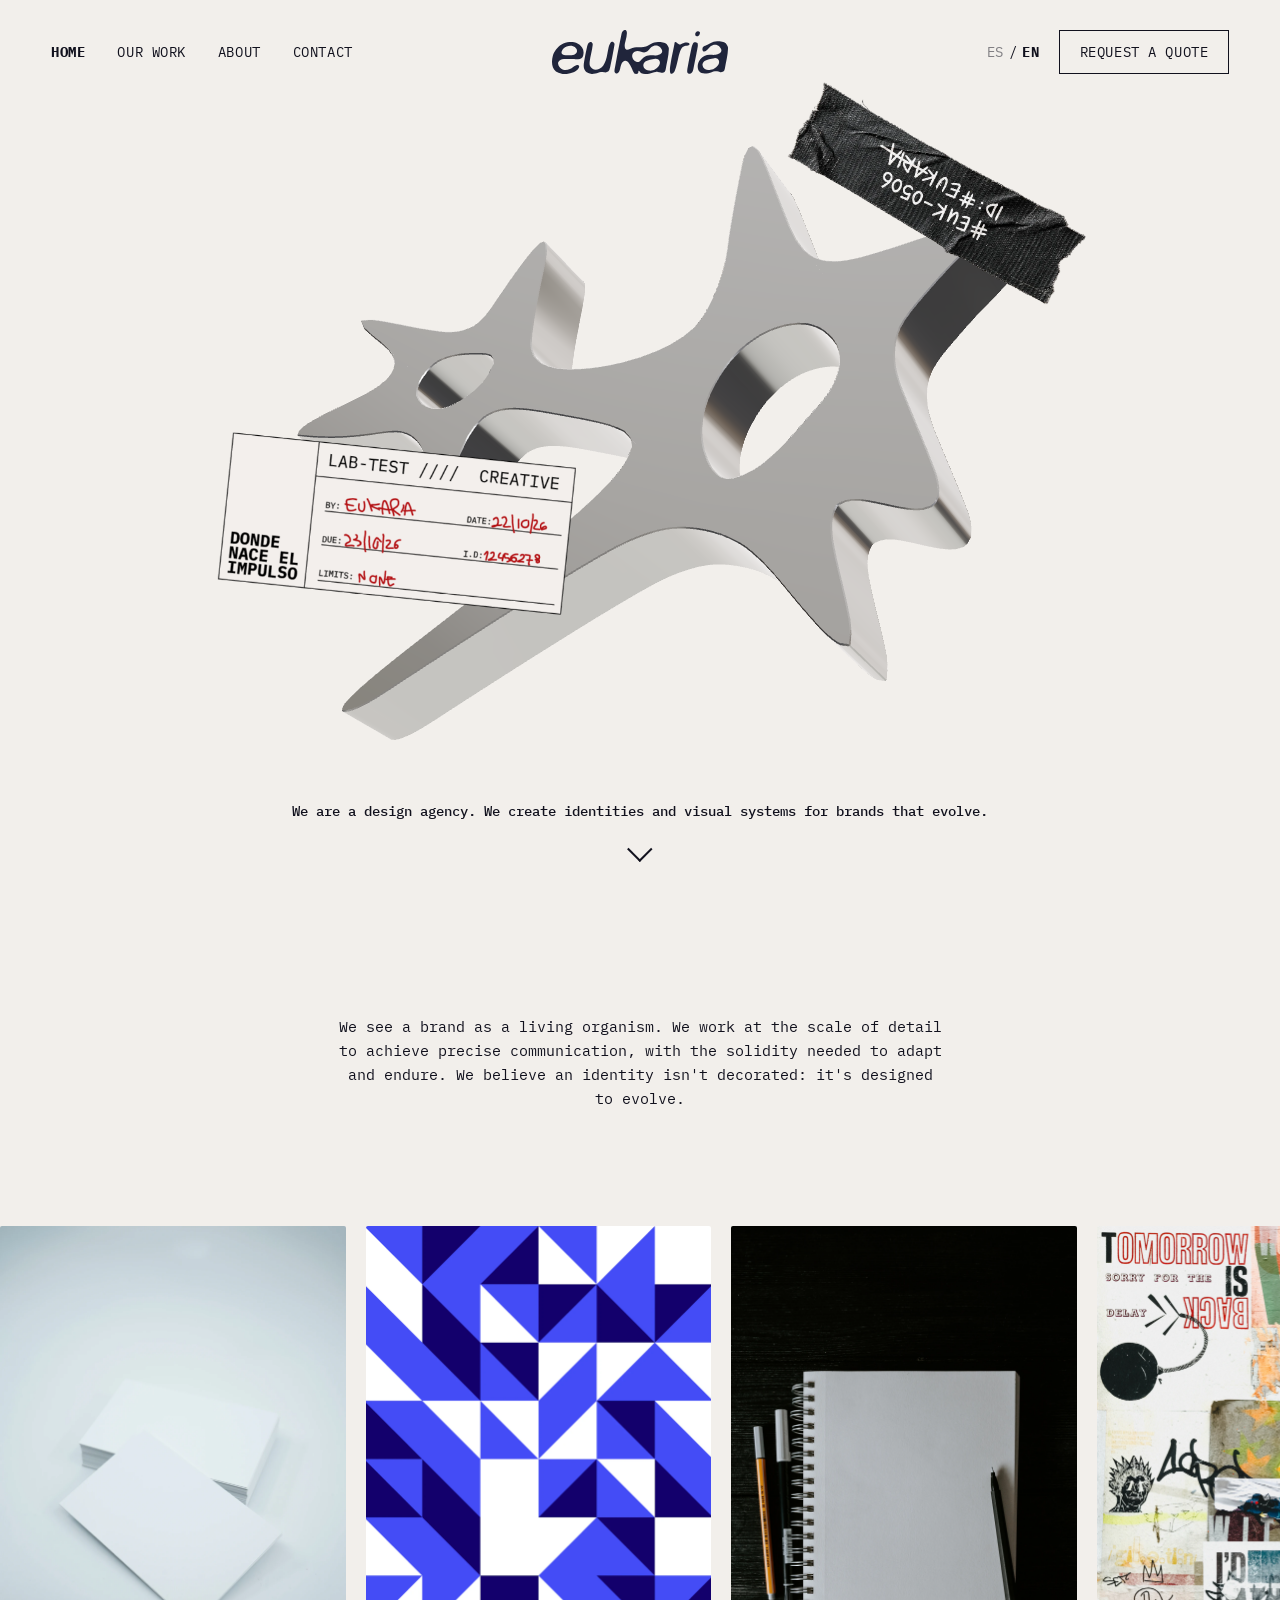
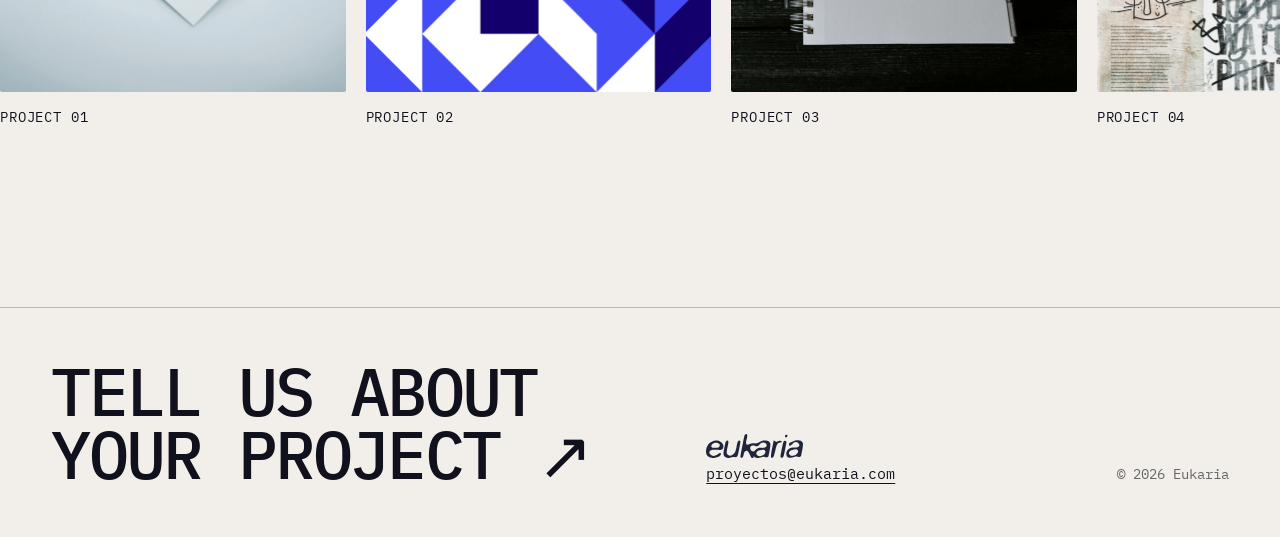
<file: index.html>
<!doctype html>
<html lang="es">
<head>
<meta charset="utf-8">
<meta name="viewport" content="width=device-width, initial-scale=1, viewport-fit=cover">
<title>Eukaria | Agencia de diseño</title>
<meta name="description" content="Eukaria es una agencia de diseño que crea identidades, estrategias y sistemas visuales desde la escala microscópica.">
<link rel="preload" href="fonts/plex-mono-400.woff2" as="font" type="font/woff2" crossorigin>
<link rel="stylesheet" href="tokens.css">
<link rel="icon" href="assets/favicon.png" type="image/png">
<meta name="theme-color" content="#f2efeb">
<link rel="stylesheet" href="style.css">
<link rel="stylesheet" href="sections.css">
<script>document.documentElement.classList.add("js")</script>
</head>
<body data-pagina="index">

<div id="tope" aria-hidden="true"></div>
<main>
  <section class="hero" id="inicio">
    <nav class="nav pad" aria-label="Principal" data-i18n-attr="aria-label:nav.label">
      <ul id="menu">
        <li><a href="index.html" class="activo" aria-current="page" data-i18n="nav.home">Home</a></li>
        <li class="solo-escritorio"><a href="index.html#work" data-i18n="nav.work">Our work</a></li>
        <li class="solo-celular"><a href="proyectos.html" data-i18n="nav.work">Our work</a></li>
        <li><a href="about.html" data-i18n="nav.about">About</a></li>
        <li><a href="contact.html" data-i18n="nav.contact">Contact</a></li>
        <li class="menu-cta"><a class="btn-out" href="contact.html" data-i18n="nav.cta">Pedir presupuesto</a></li>
      </ul>
      <a class="nav-logo" href="index.html"><img src="assets/logo.svg" alt="Eukaria" width="191" height="47"></a>
      <div class="nav-der">
        <button class="lang" type="button" aria-label="Cambiar idioma a inglés"><span data-lang="es">ES</span><span aria-hidden="true">/</span><span data-lang="en">EN</span></button>
        <button class="menu-btn" type="button" aria-expanded="false" aria-controls="menu" aria-label="Abrir menú"><span></span><span></span><span></span></button>
        <a class="btn-out" href="contact.html" data-i18n="nav.cta">Pedir presupuesto</a>
      </div>
    </nav>
    <h1 class="sr" data-i18n="index.h1">Eukaria, agencia de diseño: donde nace el impulso</h1>
    <div id="stage"></div>
    <img class="sticker" src="assets/label.png" alt="" data-i18n-attr="alt:index.etiqueta" width="566" height="288" tabindex="0" draggable="false">
    <img class="sticker cinta" src="assets/cinta.webp" alt="" data-i18n-attr="alt:index.cinta" width="1000" height="746" tabindex="0" draggable="false">
    <p class="hero-texto" data-i18n="index.hero">Somos una agencia de diseño. Creamos identidades y sistemas visuales para marcas que evolucionan.</p>
    <a class="chev" href="#intro" aria-label="Seguir bajando" data-i18n-attr="aria-label:index.chev"></a>
  </section>

  <section class="intro" id="intro">
    <div class="inner pad">
      <p class="intro-texto reveal" data-i18n="index.intro">Concebimos la marca como un organismo vivo.</p>
    </div>
  </section>

  <section class="work" id="work" aria-label="Nuestro trabajo" data-i18n-attr="aria-label:index.trabajo">
    <div class="marquee reveal">
      <ul class="pista">
        <li><button class="cover" type="button" style="--c: var(--color-indigo-900)" data-proyecto="0" data-galeria="assets/proyectos/p1-3.webp, assets/proyectos/p1-1.webp, assets/proyectos/p1-2.webp, assets/proyectos/p1-4.webp"><img src="assets/proyectos/p1-1.webp" alt="" loading="lazy" draggable="false"></button><p class="cover-nombre" data-proyecto-nombre="0"></p></li>
        <li><button class="cover" type="button" style="--c: var(--color-violet-300)" data-proyecto="1" data-galeria="assets/proyectos/p2-1.webp, assets/proyectos/p2-2.webp, assets/proyectos/p2-3.webp, assets/proyectos/p2-4.webp, assets/proyectos/p2-5.webp, assets/proyectos/p2-6.webp"><img src="assets/proyectos/p2-1.webp" alt="" loading="lazy" draggable="false"></button><p class="cover-nombre" data-proyecto-nombre="1"></p></li>
        <li><button class="cover" type="button" style="--c: var(--color-cyan-300)" data-proyecto="2" data-galeria="assets/proyectos/p3-4.webp, assets/proyectos/p3-5.webp, assets/proyectos/p3-6.webp, assets/proyectos/p3-1.webp, assets/proyectos/p3-2.webp, assets/proyectos/p3-3.webp"><img src="assets/proyectos/p3-1.webp" alt="" loading="lazy" draggable="false"></button><p class="cover-nombre" data-proyecto-nombre="2"></p></li>
        <li><button class="cover" type="button" style="--c: var(--color-blue-400)" data-proyecto="3" data-galeria="assets/proyectos/p4-1.webp, assets/proyectos/p4-2.webp, assets/proyectos/p4-3.webp, assets/proyectos/p4-4.webp, assets/proyectos/p4-5.webp, assets/proyectos/p4-6.webp"><img src="assets/proyectos/p4-1.webp" alt="" loading="lazy" draggable="false"></button><p class="cover-nombre" data-proyecto-nombre="3"></p></li>
        <li><button class="cover" type="button" style="--c: var(--color-red-600)" data-proyecto="4" data-galeria="assets/proyectos/p5-1.webp, assets/proyectos/p5-2.webp, assets/proyectos/p5-3.webp, assets/proyectos/p5-4.webp, assets/proyectos/p5-5.webp, assets/proyectos/p5-6.webp"><img src="assets/proyectos/p5-5.webp" alt="" loading="lazy" draggable="false"></button><p class="cover-nombre" data-proyecto-nombre="4"></p></li>
        <li><button class="cover" type="button" style="--c: var(--color-ink-950)" data-proyecto="5" data-galeria="assets/proyectos/p6-1.webp, assets/proyectos/p6-2.webp, assets/proyectos/p6-3.webp, assets/proyectos/p6-4.webp, assets/proyectos/p6-5.webp"><img src="assets/proyectos/p6-2.webp" alt="" loading="lazy" draggable="false"></button><p class="cover-nombre" data-proyecto-nombre="5"></p></li>
      </ul>
    </div>
  </section>
</main>

<footer class="pie">
  <div class="inner pad pie-grid">
      <a class="pie-cta" href="contact.html"><span data-i18n="pie.cta">Contanos de tu proyecto</span> <span class="flecha" aria-hidden="true">&#8599;</span></a>
    <div class="pie-datos">
      <img src="assets/logo.svg" alt="Eukaria" width="191" height="47">
      <address>
        <!-- TODO: reemplazar por el mail real del estudio (también en form.js) -->
        <a href="mailto:proyectos@eukaria.com">proyectos@eukaria.com</a>
      </address>
      <p class="copy">&copy; 2026 Eukaria</p>
    </div>
  </div>
</footer>

<dialog id="galeria" aria-label="Galería del proyecto" data-i18n-attr="aria-label:galeria.aria">
  <button class="g-cerrar" type="button" aria-label="Cerrar galería" data-i18n-attr="aria-label:galeria.cerrar"><span></span><span></span></button>
  <div class="g-contenido"></div>
</dialog>

<script src="i18n.js"></script>
<script src="hero3d.js" defer></script>
<script src="sticker.js" defer></script>
<script src="nav.js" defer></script>
<script src="reveal.js" defer></script>
<script src="galeria.js" defer></script>
</body>
</html>
</file>
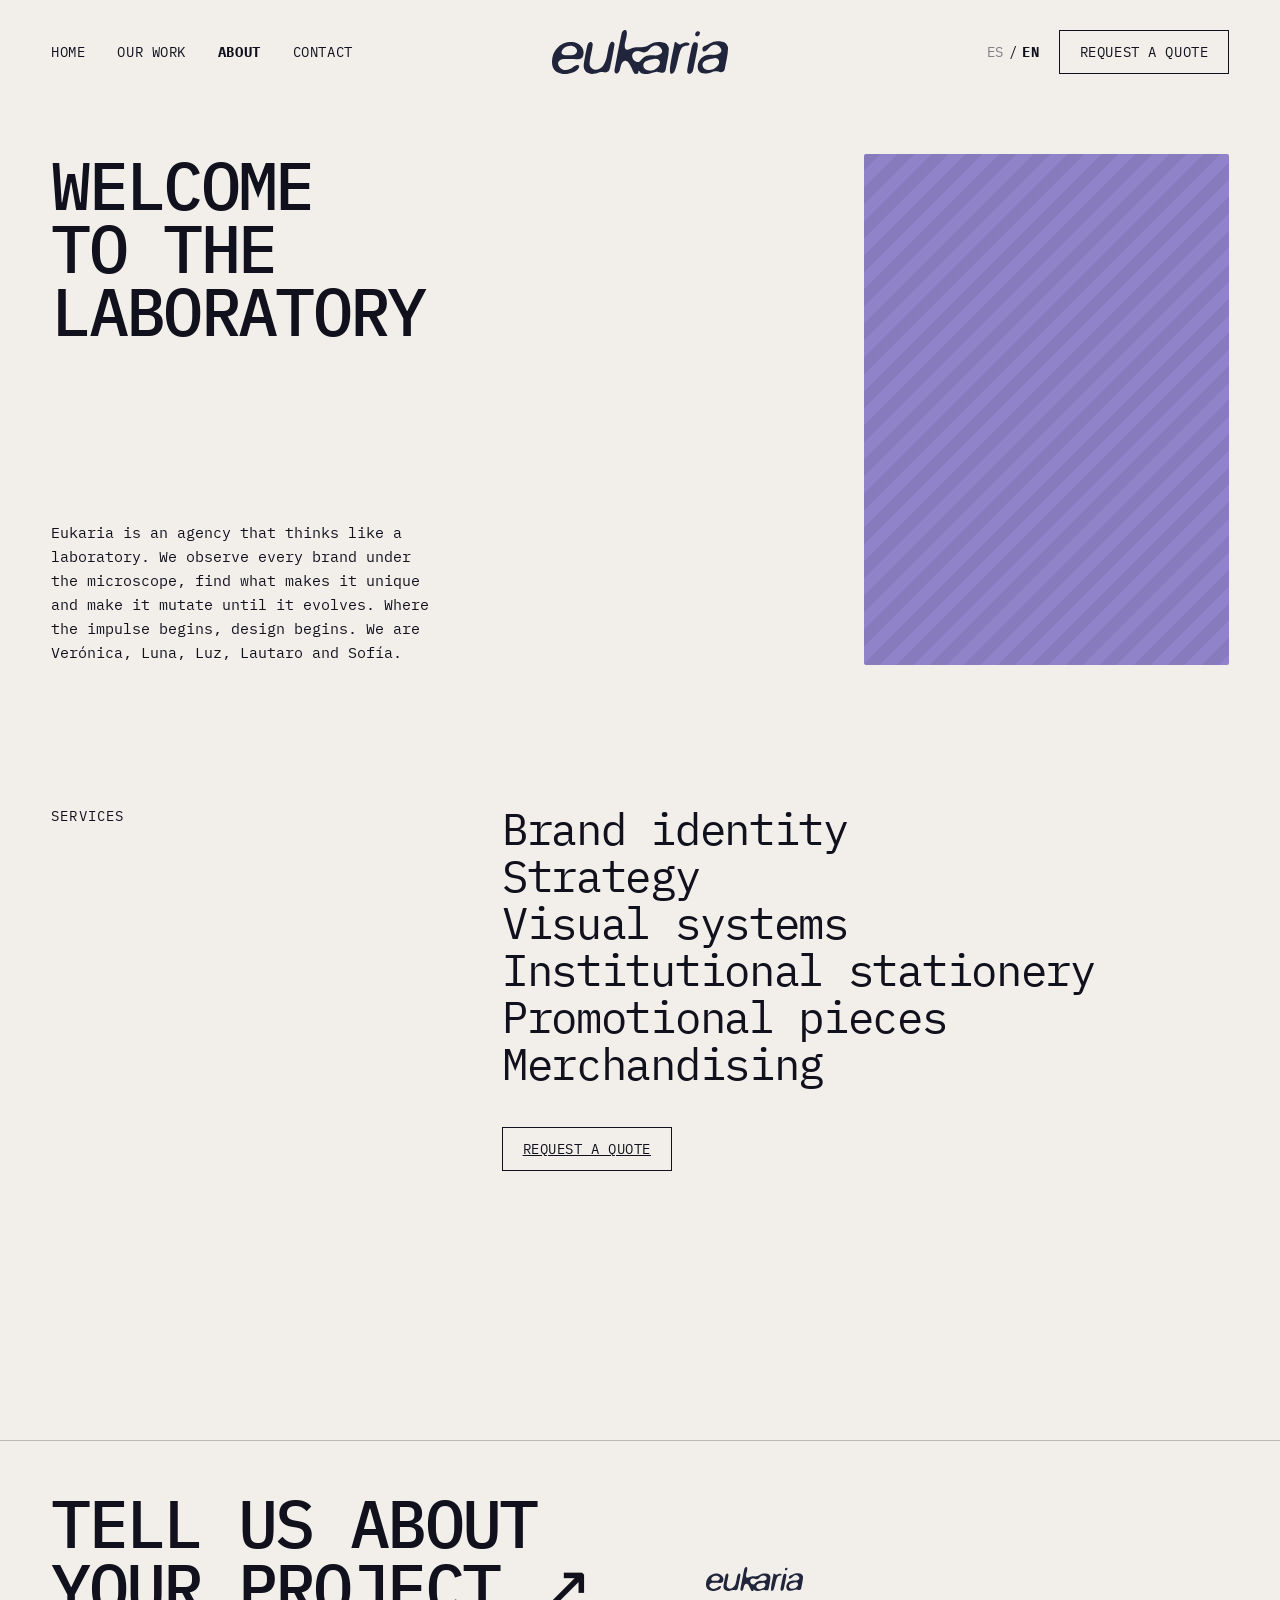
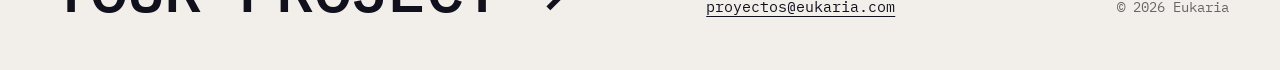
<file: about.html>
<!doctype html>
<html lang="es">
<head>
<meta charset="utf-8">
<meta name="viewport" content="width=device-width, initial-scale=1, viewport-fit=cover">
<title>Sobre nosotros | Eukaria</title>
<meta name="description" content="Bienvenidos al laboratorio de Eukaria: una agencia de diseño que piensa como un laboratorio, y los servicios que ofrece.">
<link rel="preload" href="fonts/plex-mono-400.woff2" as="font" type="font/woff2" crossorigin>
<link rel="stylesheet" href="tokens.css">
<link rel="icon" href="assets/favicon.png" type="image/png">
<meta name="theme-color" content="#f2efeb">
<link rel="stylesheet" href="style.css">
<link rel="stylesheet" href="sections.css">
<script>document.documentElement.classList.add("js")</script>
</head>
<body data-pagina="about">

<div id="tope" aria-hidden="true"></div>
    <nav class="nav pad" aria-label="Principal" data-i18n-attr="aria-label:nav.label">
      <ul id="menu">
        <li><a href="index.html" data-i18n="nav.home">Home</a></li>
        <li class="solo-escritorio"><a href="index.html#work" data-i18n="nav.work">Our work</a></li>
        <li class="solo-celular"><a href="proyectos.html" data-i18n="nav.work">Our work</a></li>
        <li><a href="about.html" class="activo" aria-current="page" data-i18n="nav.about">About</a></li>
        <li><a href="contact.html" data-i18n="nav.contact">Contact</a></li>
        <li class="menu-cta"><a class="btn-out" href="contact.html" data-i18n="nav.cta">Pedir presupuesto</a></li>
      </ul>
      <a class="nav-logo" href="index.html"><img src="assets/logo.svg" alt="Eukaria" width="191" height="47"></a>
      <div class="nav-der">
        <button class="lang" type="button" aria-label="Cambiar idioma a inglés"><span data-lang="es">ES</span><span aria-hidden="true">/</span><span data-lang="en">EN</span></button>
        <button class="menu-btn" type="button" aria-expanded="false" aria-controls="menu" aria-label="Abrir menú"><span></span><span></span><span></span></button>
        <a class="btn-out" href="contact.html" data-i18n="nav.cta">Pedir presupuesto</a>
      </div>
    </nav>

<main class="pagina">
  <section class="section about">
    <div class="inner pad">
      <div class="about-intro">
        <div class="about-izq">
          <h1 class="about-titulo"><span class="reveal" data-i18n="about.t1">Bienvenidos</span><span class="reveal" style="--d: 60ms" data-i18n="about.t2">al</span><span class="reveal" style="--d: 120ms" data-i18n="about.t3">laboratorio</span></h1>
          <p class="about-texto reveal" style="--d: 180ms" data-i18n="about.texto">Eukaria es una agencia que piensa como un laboratorio.</p>
        </div>
        <div class="about-foto reveal" style="--d: 120ms"><div class="ph" role="img" aria-label="Foto del equipo (de muestra)" data-i18n-attr="aria-label:about.foto" style="--c: var(--color-violet-300)"></div></div>
      </div>
      <div class="about-servicios">
        <p class="serv-etiqueta reveal" data-i18n="about.servicios">Servicios</p>
        <div>
          <ul class="serv-lista">
            <li class="reveal" data-i18n="serv.1">Identidad de marca</li>
            <li class="reveal" style="--d: 40ms" data-i18n="serv.2">Estrategia</li>
            <li class="reveal" style="--d: 80ms" data-i18n="serv.3">Sistemas visuales</li>
            <li class="reveal" style="--d: 120ms" data-i18n="serv.4">Papelería institucional</li>
            <li class="reveal" style="--d: 160ms" data-i18n="serv.5">Piezas promocionales</li>
            <li class="reveal" style="--d: 200ms" data-i18n="serv.6">Merchandising</li>
          </ul>
          <a class="btn-out serv-cta reveal" style="--d: 240ms" href="contact.html" data-i18n="nav.cta">Pedir presupuesto</a>
        </div>
      </div>
    </div>
  </section>
</main>

<footer class="pie">
  <div class="inner pad pie-grid">
      <a class="pie-cta" href="contact.html"><span data-i18n="pie.cta">Contanos de tu proyecto</span> <span class="flecha" aria-hidden="true">&#8599;</span></a>
    <div class="pie-datos">
      <img src="assets/logo.svg" alt="Eukaria" width="191" height="47">
      <address>
        <!-- TODO: reemplazar por el mail real del estudio (también en form.js) -->
        <a href="mailto:proyectos@eukaria.com">proyectos@eukaria.com</a>
      </address>
      <p class="copy">&copy; 2026 Eukaria</p>
    </div>
  </div>
</footer>

<script src="i18n.js"></script>
<script src="nav.js" defer></script>
<script src="reveal.js" defer></script>
</body>
</html>
</file>
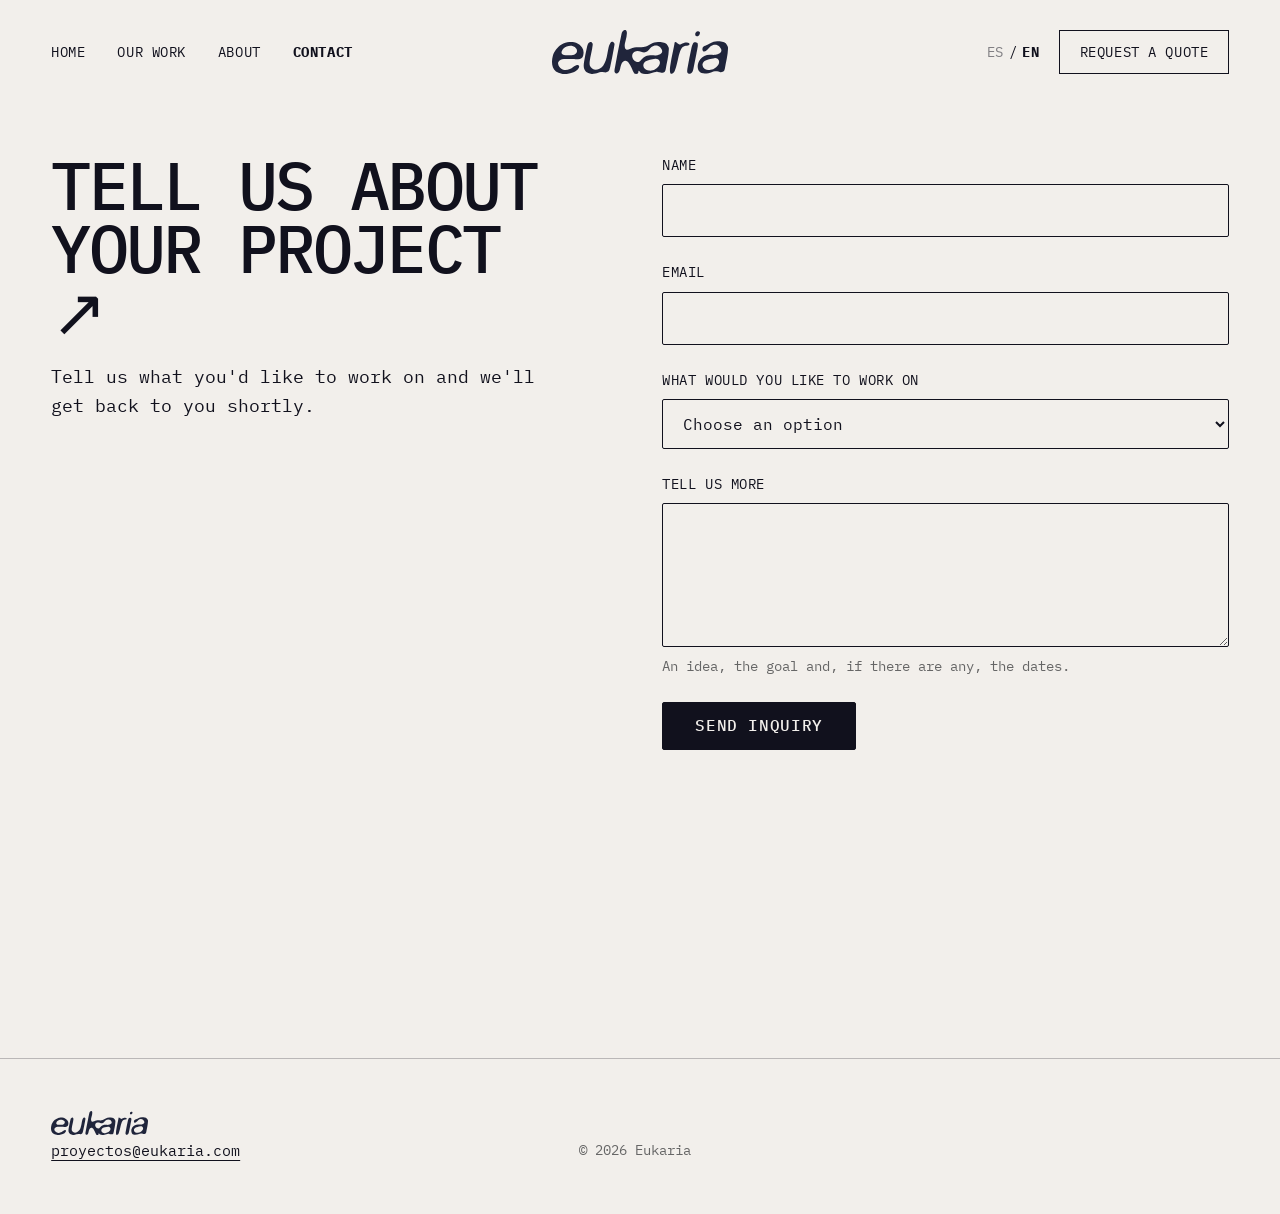
<file: contact.html>
<!doctype html>
<html lang="es">
<head>
<meta charset="utf-8">
<meta name="viewport" content="width=device-width, initial-scale=1, viewport-fit=cover">
<title>Contacto | Eukaria</title>
<meta name="description" content="Contanos de tu proyecto: identidad de marca, estrategia o sistema visual. Te respondemos a la brevedad.">
<link rel="preload" href="fonts/plex-mono-400.woff2" as="font" type="font/woff2" crossorigin>
<link rel="stylesheet" href="tokens.css">
<link rel="icon" href="assets/favicon.png" type="image/png">
<meta name="theme-color" content="#f2efeb">
<link rel="stylesheet" href="style.css">
<link rel="stylesheet" href="sections.css">
<script>document.documentElement.classList.add("js")</script>
</head>
<body data-pagina="contact">

<div id="tope" aria-hidden="true"></div>
    <nav class="nav pad" aria-label="Principal" data-i18n-attr="aria-label:nav.label">
      <ul id="menu">
        <li><a href="index.html" data-i18n="nav.home">Home</a></li>
        <li class="solo-escritorio"><a href="index.html#work" data-i18n="nav.work">Our work</a></li>
        <li class="solo-celular"><a href="proyectos.html" data-i18n="nav.work">Our work</a></li>
        <li><a href="about.html" data-i18n="nav.about">About</a></li>
        <li><a href="contact.html" class="activo" aria-current="page" data-i18n="nav.contact">Contact</a></li>
        <li class="menu-cta"><a class="btn-out" href="contact.html" data-i18n="nav.cta">Pedir presupuesto</a></li>
      </ul>
      <a class="nav-logo" href="index.html"><img src="assets/logo.svg" alt="Eukaria" width="191" height="47"></a>
      <div class="nav-der">
        <button class="lang" type="button" aria-label="Cambiar idioma a inglés"><span data-lang="es">ES</span><span aria-hidden="true">/</span><span data-lang="en">EN</span></button>
        <button class="menu-btn" type="button" aria-expanded="false" aria-controls="menu" aria-label="Abrir menú"><span></span><span></span><span></span></button>
        <a class="btn-out" href="contact.html" data-i18n="nav.cta">Pedir presupuesto</a>
      </div>
    </nav>

<main class="pagina">
  <section class="section contact">
    <div class="inner pad contact-grid">
      <div>
        <h1 class="contact-titulo reveal"><span data-i18n="contact.titulo">Contanos de tu proyecto</span> <span class="flecha" aria-hidden="true">&#8599;</span></h1>
        <p class="lead reveal" style="--d: 60ms" data-i18n="contact.lead">Contanos qué querés trabajar y te respondemos a la brevedad.</p>
      </div>
      <form id="form" class="reveal" novalidate>
        <div class="field">
          <label for="nombre" data-i18n="form.nombre">Nombre</label>
          <input id="nombre" name="nombre" type="text" autocomplete="name" required aria-describedby="nombre-error">
          <p class="error" id="nombre-error" hidden></p>
        </div>
        <div class="field">
          <label for="email" data-i18n="form.email">Email</label>
          <input id="email" name="email" type="email" autocomplete="email" required aria-describedby="email-error">
          <p class="error" id="email-error" hidden></p>
        </div>
        <div class="field">
          <label for="tipo" data-i18n="form.tipo">Qué querés trabajar</label>
          <select id="tipo" name="tipo" required aria-describedby="tipo-error">
            <option value="" data-i18n="form.opcion0">Elegí una opción</option>
            <option data-i18n="form.opcion1">Identidad de marca</option>
            <option data-i18n="form.opcion2">Estrategia</option>
            <option data-i18n="form.opcion3">Sistema visual (papelería, afiches, merchandising)</option>
            <option data-i18n="form.opcion4">Otra cosa</option>
          </select>
          <p class="error" id="tipo-error" hidden></p>
        </div>
        <div class="field">
          <label for="mensaje" data-i18n="form.mensaje">Contanos más</label>
          <textarea id="mensaje" name="mensaje" required minlength="20" aria-describedby="mensaje-help mensaje-error"></textarea>
          <p class="help" id="mensaje-help" data-i18n="form.ayuda">Una idea, el objetivo y, si las hay, las fechas.</p>
          <p class="error" id="mensaje-error" hidden></p>
        </div>
        <button class="btn-solid" type="submit" data-i18n="form.enviar">Enviar consulta</button>
        <p class="status" role="status" aria-live="polite"></p>
      </form>
    </div>
  </section>
</main>

<footer class="pie pie-simple">
  <div class="inner pad pie-grid">
    <div class="pie-datos">
      <img src="assets/logo.svg" alt="Eukaria" width="191" height="47">
      <address>
        <!-- TODO: reemplazar por el mail real del estudio (también en form.js) -->
        <a href="mailto:proyectos@eukaria.com">proyectos@eukaria.com</a>
      </address>
      <p class="copy">&copy; 2026 Eukaria</p>
    </div>
  </div>
</footer>

<script src="i18n.js"></script>
<script src="nav.js" defer></script>
<script src="reveal.js" defer></script>
<script src="form.js" defer></script>
</body>
</html>
</file>
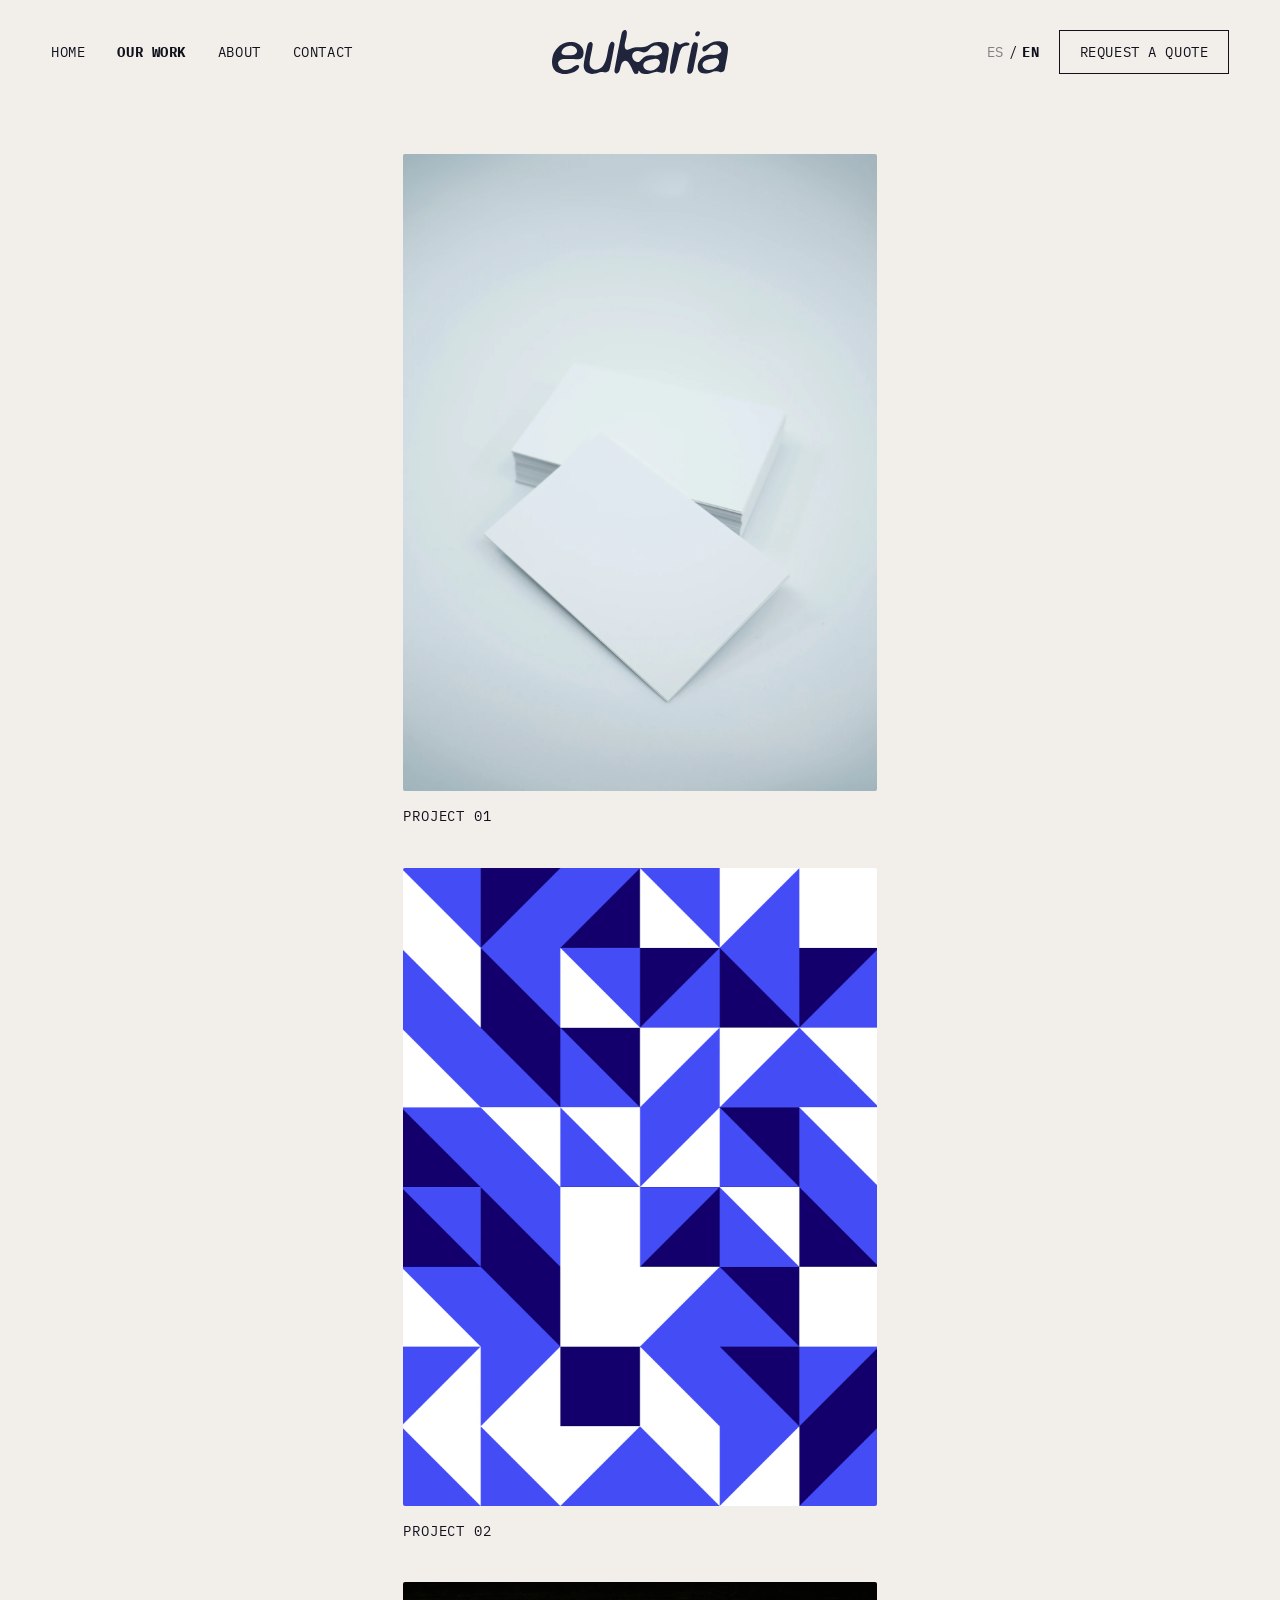
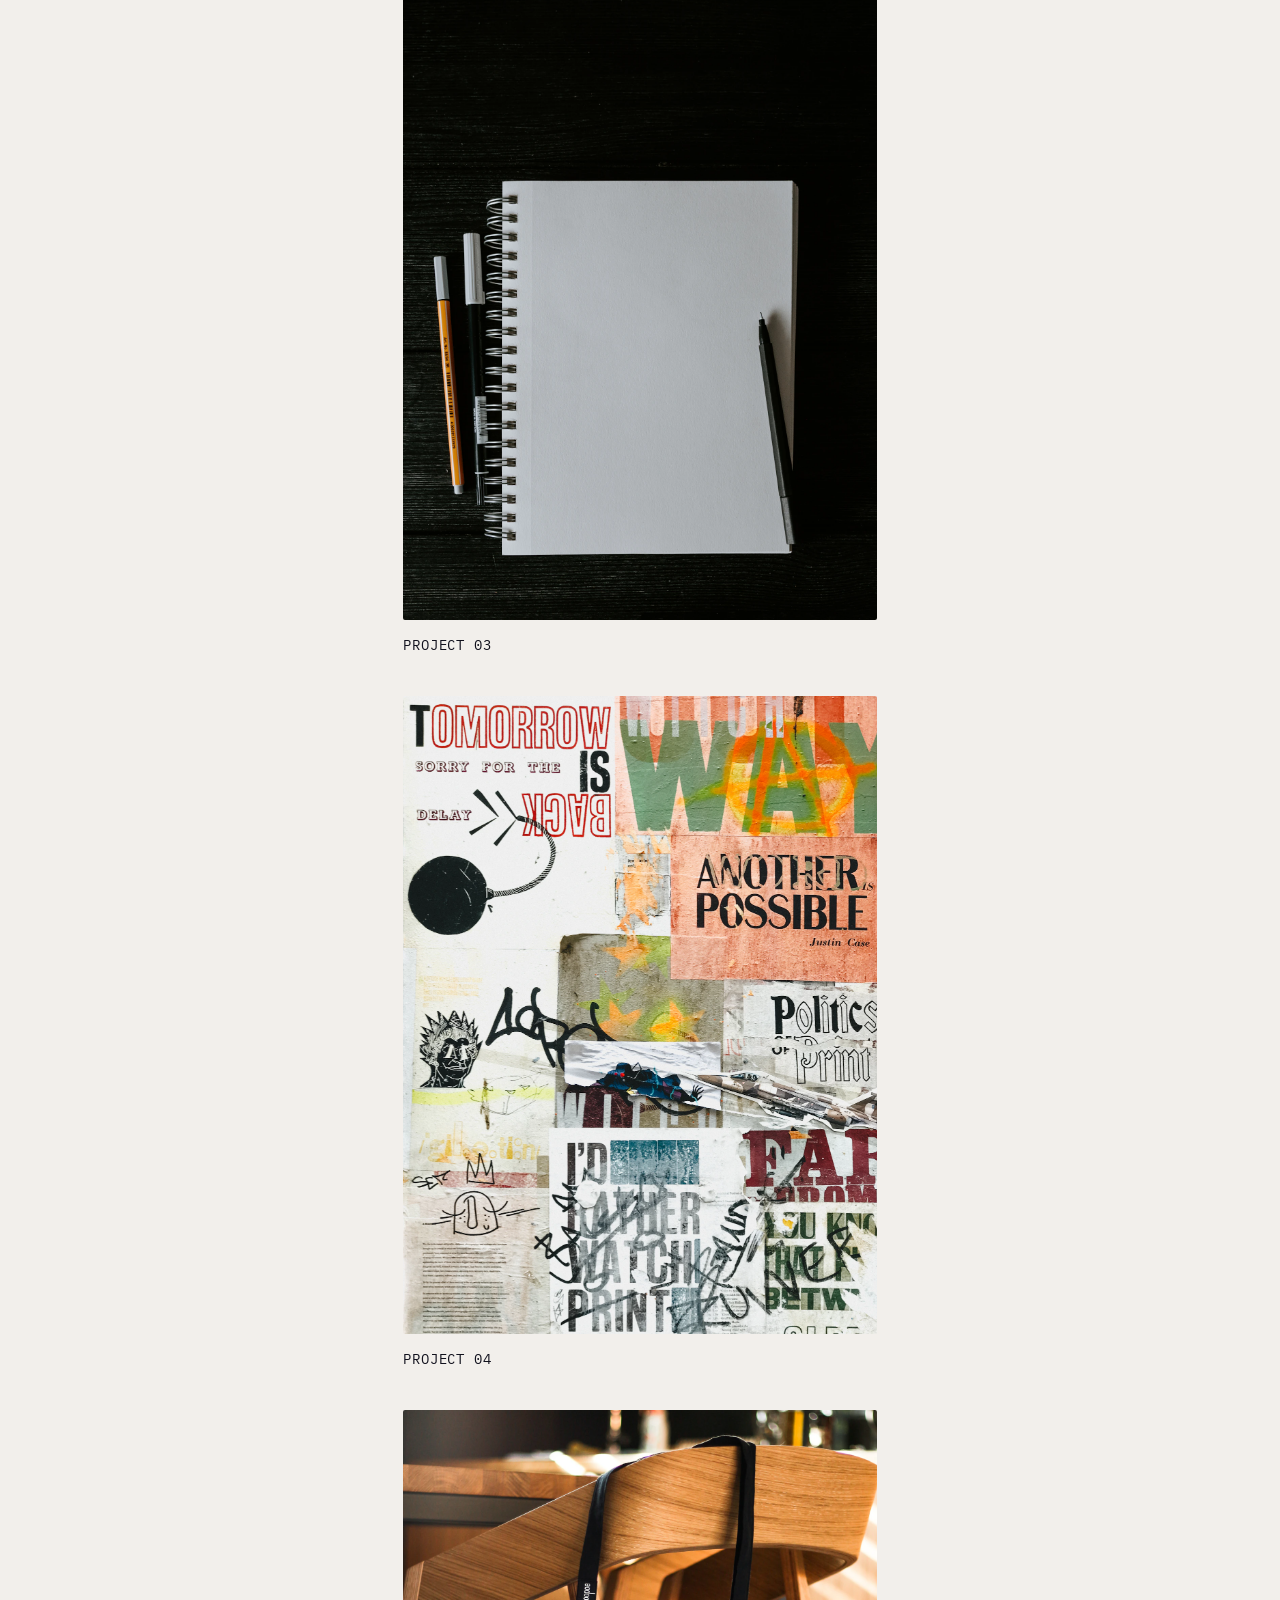
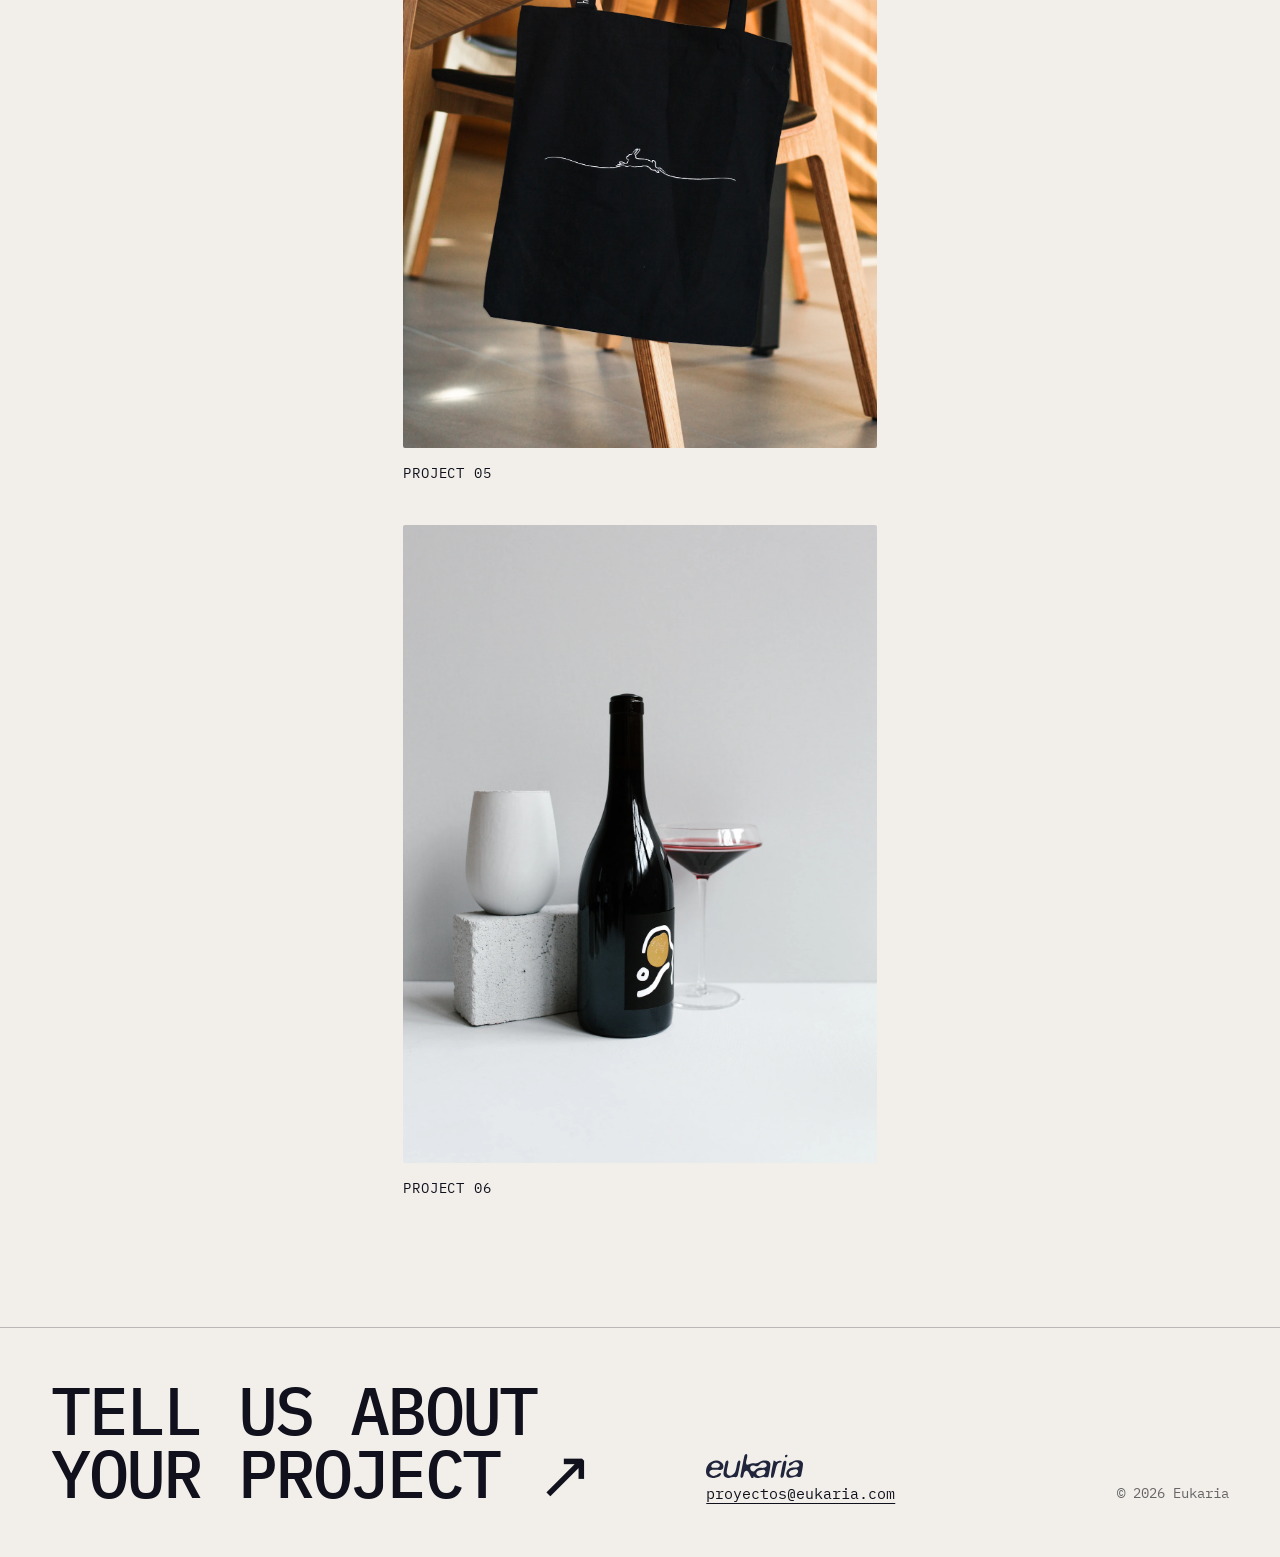
<file: proyectos.html>
<!doctype html>
<html lang="es">
<head>
<meta charset="utf-8">
<meta name="viewport" content="width=device-width, initial-scale=1, viewport-fit=cover">
<title>Nuestro trabajo | Eukaria</title>
<meta name="description" content="Proyectos de Eukaria: identidades, estrategias y sistemas visuales.">
<link rel="preload" href="fonts/plex-mono-400.woff2" as="font" type="font/woff2" crossorigin>
<link rel="stylesheet" href="tokens.css">
<link rel="icon" href="assets/favicon.png" type="image/png">
<meta name="theme-color" content="#f2efeb">
<link rel="stylesheet" href="style.css">
<link rel="stylesheet" href="sections.css">
<script>document.documentElement.classList.add("js")</script>
</head>
<body data-pagina="proyectos">

<div id="tope" aria-hidden="true"></div>
    <nav class="nav pad" aria-label="Principal" data-i18n-attr="aria-label:nav.label">
      <ul id="menu">
        <li><a href="index.html" data-i18n="nav.home">Home</a></li>
        <li class="solo-escritorio"><a href="index.html#work" class="activo" aria-current="page" data-i18n="nav.work">Our work</a></li>
        <li class="solo-celular"><a href="proyectos.html" class="activo" aria-current="page" data-i18n="nav.work">Our work</a></li>
        <li><a href="about.html" data-i18n="nav.about">About</a></li>
        <li><a href="contact.html" data-i18n="nav.contact">Contact</a></li>
        <li class="menu-cta"><a class="btn-out" href="contact.html" data-i18n="nav.cta">Pedir presupuesto</a></li>
      </ul>
      <a class="nav-logo" href="index.html"><img src="assets/logo.svg" alt="Eukaria" width="191" height="47"></a>
      <div class="nav-der">
        <button class="lang" type="button" aria-label="Cambiar idioma a inglés"><span data-lang="es">ES</span><span aria-hidden="true">/</span><span data-lang="en">EN</span></button>
        <button class="menu-btn" type="button" aria-expanded="false" aria-controls="menu" aria-label="Abrir menú"><span></span><span></span><span></span></button>
        <a class="btn-out" href="contact.html" data-i18n="nav.cta">Pedir presupuesto</a>
      </div>
    </nav>

<main class="pagina">
  <h1 class="sr" data-i18n="index.trabajo">Nuestro trabajo</h1>
  <ul class="columna">
        <li class="reveal" style="--d: 0ms"><button class="proyecto" type="button" data-abrir="0" style="--c: var(--color-indigo-900)" data-proyecto="0" data-galeria="assets/proyectos/p1-3.webp, assets/proyectos/p1-1.webp, assets/proyectos/p1-2.webp, assets/proyectos/p1-4.webp"><img src="assets/proyectos/p1-1.webp" alt="" loading="lazy" draggable="false"></button><p class="cover-nombre" data-proyecto-nombre="0"></p></li>
        <li class="reveal" style="--d: 60ms"><button class="proyecto" type="button" data-abrir="1" style="--c: var(--color-violet-300)" data-proyecto="1" data-galeria="assets/proyectos/p2-1.webp, assets/proyectos/p2-2.webp, assets/proyectos/p2-3.webp, assets/proyectos/p2-4.webp, assets/proyectos/p2-5.webp, assets/proyectos/p2-6.webp"><img src="assets/proyectos/p2-1.webp" alt="" loading="lazy" draggable="false"></button><p class="cover-nombre" data-proyecto-nombre="1"></p></li>
        <li class="reveal" style="--d: 120ms"><button class="proyecto" type="button" data-abrir="2" style="--c: var(--color-cyan-300)" data-proyecto="2" data-galeria="assets/proyectos/p3-4.webp, assets/proyectos/p3-5.webp, assets/proyectos/p3-6.webp, assets/proyectos/p3-1.webp, assets/proyectos/p3-2.webp, assets/proyectos/p3-3.webp"><img src="assets/proyectos/p3-1.webp" alt="" loading="lazy" draggable="false"></button><p class="cover-nombre" data-proyecto-nombre="2"></p></li>
        <li class="reveal" style="--d: 180ms"><button class="proyecto" type="button" data-abrir="3" style="--c: var(--color-blue-400)" data-proyecto="3" data-galeria="assets/proyectos/p4-1.webp, assets/proyectos/p4-2.webp, assets/proyectos/p4-3.webp, assets/proyectos/p4-4.webp, assets/proyectos/p4-5.webp, assets/proyectos/p4-6.webp"><img src="assets/proyectos/p4-1.webp" alt="" loading="lazy" draggable="false"></button><p class="cover-nombre" data-proyecto-nombre="3"></p></li>
        <li class="reveal" style="--d: 180ms"><button class="proyecto" type="button" data-abrir="4" style="--c: var(--color-red-600)" data-proyecto="4" data-galeria="assets/proyectos/p5-1.webp, assets/proyectos/p5-2.webp, assets/proyectos/p5-3.webp, assets/proyectos/p5-4.webp, assets/proyectos/p5-5.webp, assets/proyectos/p5-6.webp"><img src="assets/proyectos/p5-5.webp" alt="" loading="lazy" draggable="false"></button><p class="cover-nombre" data-proyecto-nombre="4"></p></li>
        <li class="reveal" style="--d: 180ms"><button class="proyecto" type="button" data-abrir="5" style="--c: var(--color-ink-950)" data-proyecto="5" data-galeria="assets/proyectos/p6-1.webp, assets/proyectos/p6-2.webp, assets/proyectos/p6-3.webp, assets/proyectos/p6-4.webp, assets/proyectos/p6-5.webp"><img src="assets/proyectos/p6-2.webp" alt="" loading="lazy" draggable="false"></button><p class="cover-nombre" data-proyecto-nombre="5"></p></li>
  </ul>
</main>

<footer class="pie">
  <div class="inner pad pie-grid">
      <a class="pie-cta" href="contact.html"><span data-i18n="pie.cta">Contanos de tu proyecto</span> <span class="flecha" aria-hidden="true">&#8599;</span></a>
    <div class="pie-datos">
      <img src="assets/logo.svg" alt="Eukaria" width="191" height="47">
      <address>
        <!-- TODO: reemplazar por el mail real del estudio (también en form.js) -->
        <a href="mailto:proyectos@eukaria.com">proyectos@eukaria.com</a>
      </address>
      <p class="copy">&copy; 2026 Eukaria</p>
    </div>
  </div>
</footer>

<dialog id="galeria" aria-label="Galería del proyecto" data-i18n-attr="aria-label:galeria.aria">
  <button class="g-cerrar" type="button" aria-label="Cerrar galería" data-i18n-attr="aria-label:galeria.cerrar"><span></span><span></span></button>
  <div class="g-contenido"></div>
</dialog>

<script src="i18n.js"></script>
<script src="nav.js" defer></script>
<script src="reveal.js" defer></script>
<script src="galeria.js" defer></script>
</body>
</html>
</file>
<file: tokens.css>
/* Eukaria — design tokens (fuente: Manual de Marca 2026.00) */

/* === PRIMITIVES === */
:root {
  /* Color: rojo de marca (#c8161a, manual p.11) + escala de grises (p.13) */
  --color-red-600: #c8161a;
  /* Resto de la paleta: muestreada de la p.12 del PDF (el manual rotula todos con el hex del rojo por error) */
  --color-cyan-300: #85d6d6;
  --color-blue-400: #57b0e3;
  --color-indigo-900: #372766;
  --color-violet-300: #9083c9;
  --color-blush-100: #f5e7e3;
  --color-ink-950: #11111d;
  --color-paper: #f2efeb; /* fondo del hero (mockup) */
  --color-cream-100: #efe8e1; /* fondo de las láminas del manual */
  --color-white: #ffffff;
  --color-black: #000000;
  --color-gray-90: #1a1a1a;
  --color-gray-80: #333333;
  --color-gray-70: #4d4d4d;
  --color-gray-60: #666666;
  --color-gray-50: #808080;
  --color-gray-40: #999999;
  --color-gray-30: #b3b3b3;
  --color-gray-20: #cccccc;

  /* Tipografía: primaria IBM Plex Mono; secundaria Gaussian Blur Italic (logo/acentos) */
  --font-mono: "IBM Plex Mono", ui-monospace, monospace;
  --font-accent: "Gaussian Blur Italic", "IBM Plex Mono", serif; /* ponytail: fuente sin web-font aún, sumar @font-face con el archivo */
  --font-size-xs: 0.75rem;
  --font-size-sm: 0.875rem;
  --font-size-base: 1rem;
  --font-size-lg: 1.25rem;
  --font-size-xl: 2rem;
  --font-size-2xl: 3.5rem;

  /* Spacing (base 4px) */
  --space-1: 0.25rem;
  --space-2: 0.5rem;
  --space-4: 1rem;
  --space-6: 1.5rem;
  --space-8: 2rem;
  --space-16: 4rem;
  --space-32: 8rem;

  /* Radio: estética de laboratorio, esquinas casi rectas */
  --radius-sm: 2px;
  --radius-default: 4px;

  --ease-out: cubic-bezier(0.23, 1, 0.32, 1);
  --ease-in-out: cubic-bezier(0.77, 0, 0.175, 1); /* movimiento en pantalla (del portfolio) */
  --ease-spring: cubic-bezier(0.22, 1, 0.36, 1);
  --duration-fast: 150ms;
  --duration-normal: 300ms;
}

/* === SEMANTIC === */
:root {
  --color-background: var(--color-ink-950);
  --color-foreground: var(--color-blush-100);
  --color-primary: var(--color-red-600);
  --color-primary-foreground: var(--color-white);
  --color-accent-cool: var(--color-cyan-300);
  --color-accent-deep: var(--color-indigo-900);
  --color-accent-soft: var(--color-violet-300);
  --color-muted: var(--color-gray-90);
  --color-muted-foreground: var(--color-gray-40);
  --color-border: var(--color-gray-80);

  --font-body: var(--font-mono);
  --font-heading: var(--font-mono);
  --spacing-section: var(--space-32);
  --spacing-component: var(--space-6);
}

/* Variante clara (positivo en tinta plana, manual p.12) */
[data-theme="light"] {
  --color-background: var(--color-cream-100);
  --color-foreground: var(--color-ink-950);
  --color-muted: var(--color-blush-100);
  --color-muted-foreground: var(--color-gray-60);
  --color-border: var(--color-gray-20);
}

/* === COMPONENTS === */
:root {
  --button-bg: var(--color-primary);
  --button-fg: var(--color-primary-foreground);
  --button-hover-bg: var(--color-foreground);
  --button-hover-fg: var(--color-background);
  --button-padding-x: var(--space-6);
  --button-padding-y: var(--space-2);
  --button-radius: var(--radius-sm);

  --card-bg: var(--color-muted);
  --card-border: var(--color-border);
  --card-padding: var(--space-6);
  --card-radius: var(--radius-default);
}
</file>
<file: style.css>
@font-face { font-family: "IBM Plex Mono"; font-weight: 400; font-display: swap; src: url(fonts/plex-mono-400.woff2) format("woff2"); }
@font-face { font-family: "IBM Plex Mono"; font-weight: 500; font-display: swap; src: url(fonts/plex-mono-500.woff2) format("woff2"); }
@font-face { font-family: "IBM Plex Mono"; font-weight: 700; font-display: swap; src: url(fonts/plex-mono-700.woff2) format("woff2"); }

*, *::before, *::after { box-sizing: border-box; margin: 0; }
@media (prefers-reduced-motion: no-preference) { html { scroll-behavior: smooth; } }
body { background: var(--color-paper); color: var(--color-ink-950); font: 400 1rem/1.6 var(--font-body); -webkit-font-smoothing: antialiased; overflow-x: clip; }
img { display: block; max-width: 100%; }
a { color: inherit; }
:focus-visible { outline: 3px solid var(--color-indigo-900); outline-offset: 3px; }

.pad { padding-inline: clamp(1rem, 4vw, 4rem); }
#tope { position: absolute; top: 0; left: 0; width: 1px; height: 40px; pointer-events: none; }
.sr { position: absolute; width: 1px; height: 1px; overflow: hidden; clip-path: inset(50%); white-space: nowrap; }

/* ---- animaciones del portfolio: entrada de la página (fundido + subida corta) ---- */
@keyframes pagina-entra { from { opacity: 0; transform: translateY(10px); } }
@keyframes img-aparece { from { opacity: 0; } to { opacity: 1; } }

/* ============================
   HERO: menú + logo 3D + etiqueta arrastrable
============================ */
.hero { --zona-texto: 8rem; /* franja de abajo reservada para el texto y la flecha */ position: relative; min-height: max(100svh, 34rem); overflow: hidden; touch-action: pan-y; }
.nav { position: fixed; inset: 0 0 auto 0; z-index: 10; height: 6.5rem; display: grid; grid-template-columns: 1fr auto 1fr; align-items: center; gap: 1rem; font-size: clamp(.875rem, 1.05vw, 1.1rem); letter-spacing: .04em; text-transform: uppercase; }
.nav ul { display: flex; gap: clamp(1rem, 2.5vw, 2.5rem); list-style: none; padding: 0; }
.nav a { text-decoration: none; }
.nav ul a { display: inline-flex; align-items: center; min-height: 2.75rem; font-weight: 400; }
.nav ul a.activo { font-weight: 700; } /* la sección donde estás va en bold (lo marca nav.js) */
@media (hover: hover) and (pointer: fine) {
  .nav ul a:hover { text-decoration: underline; text-underline-offset: .4em; }
}
.nav-logo img { height: clamp(1.75rem, 3.4vw, 3.4rem); width: auto; }

/* botón: al presionarlo se achica apenas (igual que los botones del portfolio) */
.btn-out { justify-self: end; display: inline-flex; align-items: center; min-height: 2.75rem; border: 1px solid currentColor; padding: 0 1.4em; white-space: nowrap; transition: background var(--duration-fast), color var(--duration-fast), scale 160ms var(--ease-out); }
@media (hover: hover) and (pointer: fine) {
  .btn-out:hover { background: var(--color-ink-950); color: var(--color-paper); }
}
.btn-out:active { scale: .97; }

/* los elementos del menú entran con fundido + subida corta al cargar */
@media (prefers-reduced-motion: no-preference) {
  .nav-logo, .nav-der { animation: pagina-entra .28s var(--ease-spring) .05s both; }
}

/* al bajar, la barra se vuelve sólida del color de la página y se desvanece hacia abajo, sin corte
   (nav.js agrega .con-fondo). Sólido a la altura de la barra; después el degradé baja suave */
.nav { --barra: 6.5rem; --fade: 3.5rem; }
.nav::after { content: ""; position: absolute; inset: 0 0 auto 0; height: calc(var(--barra) + var(--fade)); z-index: -1; pointer-events: none; opacity: 0; transition: opacity .25s ease;
  background: linear-gradient(to bottom,
    rgb(242 239 235 / 1) 0, rgb(242 239 235 / 1) var(--barra),
    rgb(242 239 235 / .95) calc(var(--barra) + var(--fade) * .12),
    rgb(242 239 235 / .8) calc(var(--barra) + var(--fade) * .26),
    rgb(242 239 235 / .6) calc(var(--barra) + var(--fade) * .4),
    rgb(242 239 235 / .4) calc(var(--barra) + var(--fade) * .54),
    rgb(242 239 235 / .23) calc(var(--barra) + var(--fade) * .67),
    rgb(242 239 235 / .1) calc(var(--barra) + var(--fade) * .8),
    rgb(242 239 235 / .03) calc(var(--barra) + var(--fade) * .91),
    rgb(242 239 235 / 0) calc(var(--barra) + var(--fade))); }
.nav.con-fondo::after { opacity: 1; }
@media (prefers-reduced-motion: reduce) { .nav::after { transition: none; } }
@media (min-width: 900px) and (prefers-reduced-motion: no-preference) { .nav > ul { animation: pagina-entra .28s var(--ease-spring) .05s both; } }

/* texto del hero: justo debajo del logo 3D, centrado, visible sin hacer scroll */
.hero-texto { position: absolute; z-index: 2; left: 50%; bottom: 4.9rem; width: min(52rem, calc(100% - 2rem)); translate: -50% 0; text-align: center; font-size: .875rem; font-weight: 500; line-height: 1.5; pointer-events: none; }
@media (prefers-reduced-motion: no-preference) { .hero-texto { animation: pagina-entra .28s var(--ease-spring) .35s both; } }
@media (max-width: 899px) { .hero-texto { bottom: 5.75rem; font-size: .875rem; } }

/* flecha de scroll (mockup): chevron dibujado con CSS, abajo al centro */
.chev { position: absolute; z-index: 2; left: 50%; bottom: 1.5rem; width: 3rem; height: 3rem; margin-left: -1.5rem; display: grid; place-items: center; }
.chev::before { content: ""; width: 1.1rem; height: 1.1rem; border: solid currentColor; border-width: 0 2px 2px 0; transform: rotate(45deg) translate(-2px, -2px); }
@media (prefers-reduced-motion: no-preference) {
  .chev::before { animation: rebota 1.6s ease-in-out infinite; }
  @keyframes rebota { 50% { transform: rotate(45deg) translate(2px, 2px); } }
}

/* ---- logo 3D: se agarra y se gira; touch-action deja pasar el scroll vertical en el celular ---- */
#stage { position: absolute; inset: 0; z-index: 1; pointer-events: none; } /* el lienzo ocupa todo el hero para que el logo no se corte al girar */
#stage canvas { display: block; width: 100%; height: 100%; opacity: 0; transition: opacity 700ms var(--ease-out); }
#stage.listo canvas { opacity: 1; }
.hero.sobre-logo { cursor: grab; }
.hero.agarrando { cursor: grabbing; user-select: none; }
@media (prefers-reduced-motion: reduce) { #stage canvas { transition: none; } }

/* ---- etiqueta arrastrable (comportamiento en sticker.js, adaptado del portfolio) ---- */
.sticker { position: absolute; z-index: 2; left: 17%; top: calc((100% - var(--zona-texto)) * .56); width: max(min(28vw, 52dvh), 11rem); height: auto; max-width: none; cursor: default; touch-action: none; user-select: none; -webkit-user-drag: none; transition: transform .6s var(--ease-spring), scale 200ms var(--ease-out); animation: img-aparece 300ms var(--ease-out), balanceo 5.2s ease-in-out infinite alternate; }
/* al agarrarla se "levanta" apenas; mientras arrastrás, la inclinación responde sin demora */
.sticker.is-dragging { z-index: 4; scale: 1.03; transition: scale 150ms var(--ease-out); animation-play-state: paused; }
@keyframes balanceo { from { rotate: -1.5deg; } to { rotate: 1.5deg; } }

/* ============================
   TELÉFONO (< 900px): barra con logo + hamburguesa, y el menú a pantalla completa
   (mismo sistema que el portfolio)
============================ */
.menu-btn, .menu-cta { display: none; }

@media (max-width: 899px) {
  :root { --m-bar: 4.5rem; }

  .nav { height: var(--m-bar); grid-template-columns: 1fr auto; }
  .nav-der .btn-out { display: none; } /* el botón vive abajo, dentro del menú */
  .nav-logo, .nav-der { position: relative; z-index: 3; }

  .nav { --barra: var(--m-bar); }

  /* hamburguesa: 3 rayitas que se convierten en X al abrir */
  .menu-btn { display: flex; flex-direction: column; justify-content: center; gap: 6px; justify-self: end; width: 2.75rem; height: 2.75rem; padding: 0 .5rem; margin-right: -.5rem; border: 0; background: none; color: inherit; cursor: pointer; }
  .menu-btn span { display: block; width: 100%; height: 2px; background: currentColor; transition: transform 200ms var(--ease-out), opacity 150ms var(--ease-out); }
  body.menu-open .menu-btn span:nth-child(1) { transform: translateY(8px) rotate(45deg); }
  body.menu-open .menu-btn span:nth-child(2) { opacity: 0; }
  body.menu-open .menu-btn span:nth-child(3) { transform: translateY(-8px) rotate(-45deg); }

  /* menú a pantalla completa: fundido + baja apenas */
  .nav > ul { position: fixed; inset: 0; z-index: 2; display: flex; flex-direction: column; justify-content: flex-start; gap: 0; padding: calc(var(--m-bar) + 2rem) 1.2rem 8rem; background: var(--color-paper); overflow-y: auto;
    opacity: 0; visibility: hidden; transform: translateY(-.6rem); transition: opacity .25s ease, transform .25s ease, visibility 0s linear .25s; }
  body.menu-open { overflow: hidden; }
  body.menu-open .nav > ul { opacity: 1; visibility: visible; transform: none; transition: opacity .25s ease, transform .25s ease, visibility 0s; }
  .nav ul a { width: 100%; min-height: 3.25rem; font-size: 2rem; line-height: 1.2; transition: scale 160ms var(--ease-out); }
  .nav ul a:active { scale: .97; transform-origin: left center; }

  /* al abrir, los textos bajan en cascada (se reinicia cada vez que abrís el menú) */
  body.menu-open .nav > ul > li:not(.menu-cta) { animation: menu-texto-baja 300ms var(--ease-out) both; }
  body.menu-open .nav > ul > li:nth-child(1) { animation-delay: 0s; }
  body.menu-open .nav > ul > li:nth-child(3) { animation-delay: .04s; }
  body.menu-open .nav > ul > li:nth-child(4) { animation-delay: .08s; }
  body.menu-open .nav > ul > li:nth-child(5) { animation-delay: .12s; }
  @keyframes menu-texto-baja { from { opacity: 0; transform: translateY(-.8rem); } }

  /* el botón de abajo hace lo contrario: sube desde el borde de abajo (el menú se arma desde los dos bordes) */
  .menu-cta { display: block; position: absolute; left: 1.2rem; right: 1.2rem; bottom: 1.2rem; }
  .menu-cta .btn-out { width: 100%; justify-content: center; font-size: 1rem; }
  body.menu-open .menu-cta { animation: menu-boton-sube 300ms var(--ease-out) .12s both; }
  @keyframes menu-boton-sube { from { opacity: 0; transform: translateY(.8rem); } }

  .hero { --zona-texto: 14rem; }
  .sticker { left: 4%; top: calc((100% - var(--zona-texto)) * .6); width: 60vw; }

  @media (prefers-reduced-motion: reduce) {
    .menu-btn span { transition: none; }
    .nav > ul { transform: none; }
    body.menu-open .nav > ul > li, body.menu-open .menu-cta { animation: none; }
  }
}
@media (prefers-reduced-motion: reduce) { .sticker { animation: none; } .sticker.is-dragging { scale: 1.01; } }

/* ---- transición entre páginas (la del portfolio): la vieja se va rápido y la nueva entra con fundido + subida corta.
        Navegadores sin soporte simplemente cambian de página ---- */
@view-transition { navigation: auto; }
::view-transition-old(root) { animation: pagina-sale .15s ease-out both; }
::view-transition-new(root) { animation: pagina-entra .28s var(--ease-spring) .05s both; }
@keyframes pagina-sale { to { opacity: 0; } }
@media (prefers-reduced-motion: reduce) { ::view-transition-old(root), ::view-transition-new(root) { animation: none; } }

/* ============================
   CELULAR (< 900px): composición propia, no el escritorio achicado
============================ */
:root { --safe-top: env(safe-area-inset-top, 0px); --safe-bottom: env(safe-area-inset-bottom, 0px); } /* muescas y barra de gestos del iPhone */
a, button, select, label { touch-action: manipulation; -webkit-tap-highlight-color: transparent; } /* sin demora de 300 ms ni destello gris al tocar */
@media (max-width: 899px) {
  .nav { height: calc(var(--m-bar) + var(--safe-top)); padding-top: var(--safe-top); --barra: calc(var(--m-bar) + var(--safe-top)); }
  .nav > ul { padding-top: calc(var(--m-bar) + var(--safe-top) + 2rem); }
  .menu-cta { bottom: calc(1.2rem + var(--safe-bottom)); }

  /* portada: logo 3D parado y grande, etiqueta cruzándolo, texto y botón abajo (a mano del pulgar) */
  .hero { --zona-texto: 10.5rem; }
  .chev { bottom: calc(.75rem + var(--safe-bottom)); }
  .hero-texto { bottom: calc(4.5rem + var(--safe-bottom)); }
  .sticker { top: calc((100% - var(--zona-texto)) * .66); width: 62vw; }

  .about-foto .ph { aspect-ratio: 4 / 5; }
  .pie-datos address a { display: inline-flex; align-items: center; min-height: 2.75rem; }
}

/* "Our work" del menú: en el celular lleva a la página de proyectos; en escritorio, al carrusel de la landing */
.solo-celular { display: none; }
@media (max-width: 899px) { .solo-celular { display: block; } .solo-escritorio { display: none; } }

/* ---- cinta negra (segunda etiqueta arrastrable): arriba a la derecha, cruzando el logo 3D como en el mockup ---- */
.sticker.cinta { left: 61.3%; top: 8.7%; width: min(23.7vw, 52dvh); animation-delay: 0s, -2.6s; } /* el balanceo arranca desfasado del de la otra etiqueta */
@media (max-width: 899px) { .sticker.cinta { left: 51%; top: 15%; width: 46vw; } }

/* ---- grupo de la derecha del menú: botón de idioma + (hamburguesa en celular | presupuesto en escritorio) ---- */
.nav-der { justify-self: end; display: flex; align-items: center; gap: 1rem; }
.lang { display: inline-flex; align-items: center; gap: .35em; min-height: 2.75rem; padding: 0 .25rem; border: 0; background: none; color: inherit; font: inherit; letter-spacing: .04em; cursor: pointer; transition: scale 160ms var(--ease-out); }
.lang [data-lang] { opacity: .5; transition: opacity 160ms var(--ease-out); }
html[lang="es"] .lang [data-lang="es"], html[lang="en"] .lang [data-lang="en"] { opacity: 1; font-weight: 700; }
@media (hover: hover) and (pointer: fine) { .lang:hover [data-lang] { opacity: 1; } }
.lang:active { scale: .95; }
@media (max-width: 899px) { .nav-der { gap: .25rem; } .menu-btn { margin-right: -.5rem; } }
</file>
<file: sections.css>
/* ============================
   SECCIONES: Trabajo, About, Contacto (bocetos con placeholders)
============================ */
.section { padding-block: clamp(5rem, 11vw, 9rem); }
.inner { max-width: 80rem; margin-inline: auto; }
section[id] { scroll-margin-top: 4rem; }
.section h2 { font-size: clamp(2rem, 5vw, 4.5rem); font-weight: 700; line-height: 1; letter-spacing: -.04em; }
.lead { max-width: 52ch; margin-top: 1.25rem; font-size: 1.125rem; }

/* entrada al hacer scroll: fundido + subida corta (igual que las piezas del portfolio) */
@media (prefers-reduced-motion: no-preference) {
  .js .reveal { opacity: 0; translate: 0 24px; transition: opacity .6s var(--ease-out), translate .6s var(--ease-out); transition-delay: var(--d, 0ms); }
  .js .reveal.in { opacity: 1; translate: 0 0; }
}

/* ---- placeholders: se reemplazan por imágenes reales ---- */
.ph { display: grid; place-items: center; text-align: center; padding: 1rem; overflow: hidden; border-radius: var(--radius-sm); color: var(--color-ink-950);
  font-size: .8125rem; letter-spacing: .08em; text-transform: uppercase;
  background: repeating-linear-gradient(135deg, rgb(17 17 29 / .07) 0 12px, transparent 12px 24px), var(--c, var(--color-blush-100)); }
.ph.oscuro { color: var(--color-blush-100); }

/* ---- Trabajo: carrusel infinito de portadas (473 x 637, como en el mockup) ---- */
.work { padding-block: clamp(2rem, 5vw, 4rem) 0; }
.marquee { overflow: hidden; padding-block: max(4vw, 2.5rem); cursor: grab; touch-action: pan-y; } /* se agarra y se arrastra (galeria.js); pan-y deja pasar el scroll vertical en el celular */
.marquee.agarrando, .marquee.agarrando * { cursor: grabbing; user-select: none; }
.cover img { -webkit-user-drag: none; } /* el aire de arriba y abajo deja crecer la portada al pasar el mouse */
.pista { display: flex; width: max-content; list-style: none; padding: 0; }
.pista li { flex: none; margin-right: 1.25rem; } /* margen (no gap) para que -50% empalme justo */
.pista.corre { animation: correr 70s linear infinite; }
@keyframes correr { to { transform: translateX(-50%); } }

/* proporción 473 x 637; en escritorio ~27 vw de ancho (antes 23,65) y en celular 74 vw, para que los proyectos sean protagonistas */
.cover { position: relative; display: block; width: max(27vw, 14rem); aspect-ratio: 473 / 637; padding: 0; border: 0; background: none; cursor: pointer; border-radius: var(--radius-sm); overflow: hidden; transition: scale 500ms var(--ease-spring); }
.cover img, .cover .ph { display: block; width: 100%; height: 100%; object-fit: cover; }
.cover .ph { border-radius: 0; padding: 0; }
@media (hover: hover) and (pointer: fine) { .cover:hover { scale: 1.15; z-index: 2; } }
.cover:focus-visible { scale: 1.15; z-index: 2; }
.cover:active { scale: 1.1; }

@media (prefers-reduced-motion: reduce) {
  .marquee { overflow-x: auto; }
  .pista.corre { animation: none; }
  .clon { display: none; }
  .cover { transition: none; }
}

/* ---- página del proyecto: las imágenes de ESE trabajo, en una composición que se recorre con scroll ---- */
body.galeria-abierta { overflow: hidden; }
dialog#galeria { padding: 0; border: 0; max-width: none; max-height: none; width: 100vw; height: 100dvh; background: var(--color-paper); color: var(--color-ink-950); overscroll-behavior: contain; }
dialog#galeria[open] { display: block; overflow-y: auto; transform-origin: var(--ox, 50%) var(--oy, 50%); animation: galeria-entra 350ms var(--ease-out) both; }
dialog#galeria.saliendo { opacity: 0; scale: .97; transition: opacity 200ms ease, scale 200ms ease; }
dialog#galeria::backdrop { background: var(--color-paper); }
@keyframes galeria-entra { from { opacity: 0; scale: .94; } }
@media (prefers-reduced-motion: reduce) { @keyframes galeria-entra { from { opacity: 0; } } dialog#galeria.saliendo { scale: 1; } }

.g-contenido { display: grid; gap: 1.25rem; max-width: 90rem; margin-inline: auto; padding: 6rem clamp(1rem, 4vw, 4rem) 5rem; }
.g-cabecera { display: grid; gap: 2.5rem; padding-bottom: 2.5rem; }
.g-cabecera h2 { max-width: 14ch; font-size: clamp(2.25rem, 6vw, 5.5rem); font-weight: 700; line-height: .98; letter-spacing: -.04em; }
.g-datos { display: grid; gap: 1.5rem 4rem; }
.g-etiqueta { margin-bottom: .35rem; font-size: .8125rem; letter-spacing: .08em; text-transform: uppercase; color: var(--color-gray-60); }
.g-servicio { font-weight: 700; }
.g-bajada { max-width: 52ch; font-size: 1.125rem; }
@media (min-width: 900px) { .g-datos { grid-template-columns: 1fr 2fr; align-items: start; } }
.g-fila { display: flex; align-items: flex-start; gap: 1.25rem; }
.g-item { flex: var(--r) 1 0; min-width: 0; aspect-ratio: var(--r); }
.g-item .ph, .g-item img { display: block; width: 100%; height: 100%; object-fit: cover; border-radius: var(--radius-sm); }
@media (max-width: 899px) {
  .g-fila { flex-direction: column; }
  .g-item { flex: none; width: 100%; }
}

.g-cerrar { position: fixed; z-index: 3; top: 1.25rem; right: clamp(1rem, 4vw, 4rem); width: 2.75rem; height: 2.75rem; padding: 0; border: 0; border-radius: 50%; display: grid; place-items: center; cursor: pointer; color: inherit; background: color-mix(in srgb, var(--color-paper) 88%, transparent); transition: scale 160ms var(--ease-out); }
.g-cerrar:active { scale: .9; }
.g-cerrar span { grid-area: 1 / 1; width: 1.6rem; height: 2px; background: currentColor; }
.g-cerrar span:first-child { rotate: 45deg; }
.g-cerrar span:last-child { rotate: -45deg; }

/* ---- About: mismo esquema que la página de referencia (intro con foto + lista de servicios) ---- */
.about-intro { display: grid; gap: 3rem; }
.about-izq { display: flex; flex-direction: column; justify-content: space-between; gap: 3rem; }
.about-titulo { font-size: clamp(2.25rem, 5.2vw, 5rem); font-weight: 500; line-height: .95; letter-spacing: -.04em; text-transform: uppercase; }
.about-titulo span { display: block; }
.about-texto { max-width: 24rem; font-size: .9375rem; }
.about-foto .ph { aspect-ratio: 5 / 7; width: 100%; padding: 0; }

.about-servicios { display: grid; gap: 1.5rem; margin-top: clamp(5rem, 11vw, 9rem); }
.serv-etiqueta { font-size: .875rem; letter-spacing: .08em; text-transform: uppercase; }
.serv-lista { list-style: none; padding: 0; font-size: clamp(1.75rem, 3.4vw, 3rem); line-height: 1.08; letter-spacing: -.03em; }
.serv-cta { justify-self: start; margin-top: 2.5rem; font-size: .875rem; letter-spacing: .04em; text-transform: uppercase; }

@media (min-width: 900px) {
  .about-intro { grid-template-columns: minmax(0, 1fr) minmax(0, 31%); gap: 4rem; }
  .about-servicios { grid-template-columns: minmax(0, .37fr) minmax(0, .63fr); }
}

/* ---- Contacto: formulario ---- */
.contact-grid { display: grid; gap: 3rem 6rem; }
.contact-grid .nota { margin-top: 2rem; color: var(--color-gray-60); font-size: .9375rem; }
.nota a { color: var(--color-ink-950); text-underline-offset: .25em; }
@media (min-width: 900px) { .contact-grid { grid-template-columns: 1fr 1.1fr; align-items: start; } }

form { max-width: 36rem; }
.field { display: grid; gap: .5rem; margin-bottom: 1.5rem; }
label { font-size: .875rem; letter-spacing: .04em; text-transform: uppercase; }
input, select, textarea { width: 100%; min-height: 3rem; padding: .8rem 1rem; font: inherit; font-size: 1rem; color: inherit; background: transparent; border: 1px solid var(--color-ink-950); border-radius: var(--radius-sm); transition: border-color var(--duration-fast), box-shadow var(--duration-fast); }
textarea { min-height: 9rem; resize: vertical; }
input:focus-visible, select:focus-visible, textarea:focus-visible { outline: 3px solid var(--color-indigo-900); outline-offset: 2px; }
[aria-invalid="true"] { border-color: var(--color-red-600); box-shadow: inset 0 0 0 1px var(--color-red-600); }
.error { color: var(--color-red-600); font-size: .875rem; }
.error[hidden] { display: none; }
/* el error aparece con fundido + bajada de 4px (se reinicia cada vez que el campo pasa a tener error) */
@media (prefers-reduced-motion: no-preference) { .error:not([hidden]) { animation: error-entra 200ms var(--ease-out) both; } }
@keyframes error-entra { from { opacity: 0; translate: 0 -4px; } }
.help { color: var(--color-gray-60); font-size: .875rem; }

.btn-solid { display: inline-flex; align-items: center; justify-content: center; min-height: 3rem; padding: 0 2rem; font: inherit; font-weight: 500; letter-spacing: .04em; text-transform: uppercase; cursor: pointer; color: var(--color-paper); background: var(--color-ink-950); border: 1px solid var(--color-ink-950); border-radius: var(--radius-sm); transition: background var(--duration-fast), color var(--duration-fast), scale 160ms var(--ease-out); }
@media (hover: hover) and (pointer: fine) { .btn-solid:hover { background: transparent; color: var(--color-ink-950); } }
.btn-solid:active { scale: .97; }
.btn-solid:disabled { opacity: .6; cursor: progress; }
.status { margin-top: 1rem; min-height: 1.5rem; font-size: .9375rem; }

/* ============================
   HOME: estructura inspirada en la referencia, adaptada a Eukaria
============================ */
/* texto de presentación centrado */
.intro { padding-block: clamp(4rem, 9vw, 8rem) 0; text-align: center; }
.intro-texto { max-width: 38rem; margin: 0 auto; font-size: .9375rem; }

/* nombre debajo de cada portada */
.cover-nombre { margin-top: .875rem; font-size: .875rem; letter-spacing: .06em; text-transform: uppercase; }

/* contacto: título grande + formulario, y debajo los datos */
.contact-titulo { font-size: clamp(2.25rem, 5.2vw, 5rem); font-weight: 500; line-height: .95; letter-spacing: -.04em; text-transform: uppercase; }
.contact-titulo .flecha { font-weight: 400; }

/* ---- páginas internas (About, Contacto): dejan lugar para la barra fija ---- */
main.pagina { padding-top: clamp(7rem, 12vw, 10rem); }
.pagina .section { padding-top: 0; }

/* ---- pie: la línea ocupa todo el ancho de la pantalla; el contenido queda dentro de los márgenes ---- */
.pie { margin-top: clamp(5rem, 10vw, 9rem); border-top: 1px solid color-mix(in srgb, var(--color-ink-950) 25%, transparent); }
.pie-grid { display: grid; gap: 3rem; padding-block: clamp(2.5rem, 5vw, 4.5rem); }
.pie-cta { font-size: clamp(2.25rem, 5.2vw, 5rem); font-weight: 500; line-height: .95; letter-spacing: -.04em; text-transform: uppercase; text-decoration: none; }
.pie-cta .flecha { display: inline-block; font-weight: 400; transition: translate 300ms var(--ease-spring); }
@media (hover: hover) and (pointer: fine) { .pie-cta:hover .flecha { translate: .15em -.15em; } }
.pie-datos { display: grid; gap: 1.5rem 3rem; align-content: start; font-size: .9375rem; }
.pie-datos img { grid-column: 1 / -1; height: 1.75rem; width: auto; }
.pie-datos address { font-style: normal; }
.pie-datos a { text-underline-offset: .25em; }
.pie-datos .copy { grid-column: 1 / -1; color: var(--color-gray-60); font-size: .875rem; }
.redes { list-style: none; padding: 0; display: grid; gap: .25rem; }
@media (min-width: 900px) { .pie-grid { grid-template-columns: 1.2fr 1fr; } .pie-datos { grid-template-columns: 1fr 1fr; } .pie-simple .pie-grid { grid-template-columns: 1fr; } .pie-simple .pie-datos { max-width: 40rem; } }

@media (max-width: 899px) { .cover { width: 74vw; } .pista li { margin-right: 1rem; } }

/* ---- pie compacto: logo + íconos de redes en una fila, mail + © en la siguiente ---- */
.pie-datos { grid-template-columns: 1fr auto; gap: .25rem 1rem; align-items: center; }
.pie-datos img { grid-column: auto; height: 1.5rem; }
.pie-datos address { grid-column: 1; }
.pie-datos .redes { grid-column: 2; grid-row: 1; display: flex; gap: .25rem; margin-right: -.6875rem; }
.pie-datos .copy { grid-column: 2; text-align: right; }
.redes a { display: grid; place-items: center; width: 2.75rem; height: 2.75rem; color: var(--color-ink-950); transition: scale 160ms var(--ease-out); }
.redes a:active { scale: .92; }
@media (hover: hover) and (pointer: fine) { .redes a:hover { scale: 1.1; } }
.pie-grid { padding-block: clamp(2rem, 4vw, 3.5rem); gap: 1.75rem; }
@media (max-width: 899px) { .pie { margin-top: 3.5rem; } }
@media (min-width: 900px) { .pie-datos { grid-template-columns: 1fr auto; align-self: end; } }

/* ---- página de proyectos: una columna vertical, un proyecto debajo del otro ---- */
.columna { list-style: none; padding: 0 clamp(1rem, 4vw, 4rem); margin: 0 auto; max-width: 36rem; display: grid; gap: 2.5rem; }
.proyecto { display: block; width: 100%; aspect-ratio: 473 / 637; padding: 0; border: 0; background: none; cursor: pointer; border-radius: var(--radius-sm); overflow: hidden; transition: scale 160ms var(--ease-out); }
.proyecto img, .proyecto .ph { object-fit: cover; }
.proyecto img { display: block; width: 100%; height: 100%; }
.proyecto .ph { display: block; width: 100%; height: 100%; border-radius: 0; padding: 0; }
.proyecto:active { scale: .98; }
.columna .cover-nombre { margin-top: .875rem; }
@media (prefers-reduced-motion: reduce) { .proyecto { transition: none; } }
</file>
